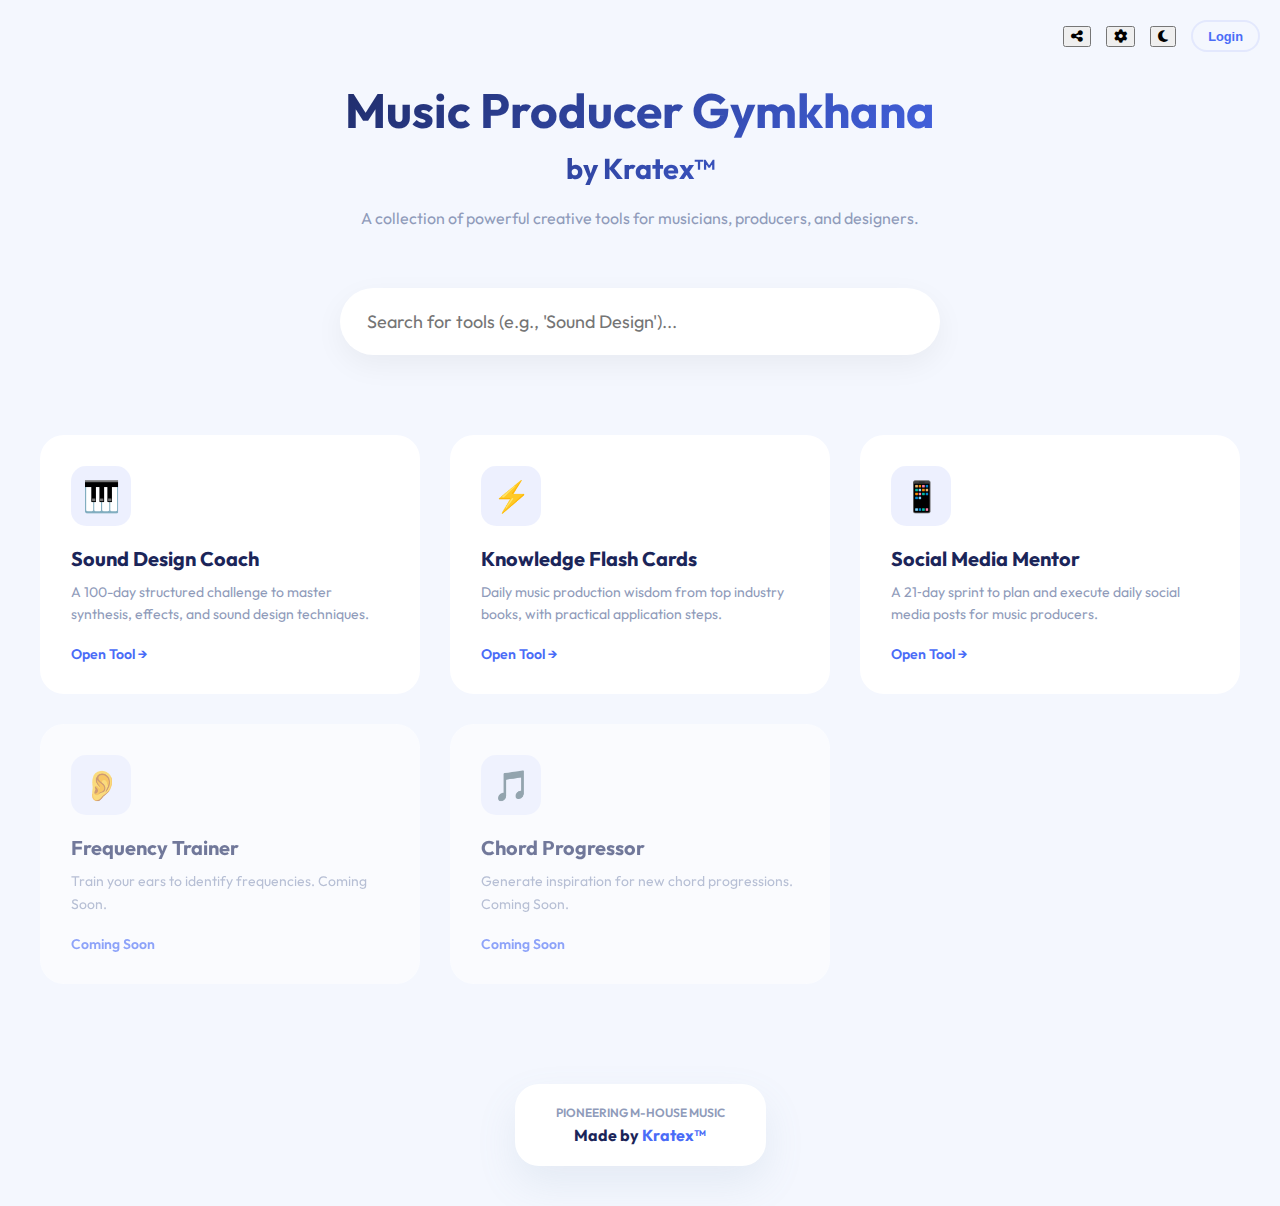
<file: index.html>
<!DOCTYPE html>
<html lang="en">

<head>
    <meta charset="UTF-8">
    <meta name="viewport" content="width=device-width, initial-scale=1.0">
    <title>Kratex Tools Store</title>
    <link rel="stylesheet" href="style.css">
    <link rel="stylesheet" href="https://cdnjs.cloudflare.com/ajax/libs/font-awesome/6.5.1/css/all.min.css">
    <style>
        /* Landing Page Specific Overrides */
        body {
            display: block;
            /* Override flex layout from dashboard */
        }

        .hero-section {
            text-align: center;
            padding: 80px 20px 40px;
            max-width: 800px;
            margin: 0 auto;
        }

        .hero-title {
            font-size: 48px;
            margin-bottom: 20px;
            background: linear-gradient(135deg, var(--color-text-main) 0%, var(--color-primary) 100%);
            -webkit-background-clip: text;
            -webkit-text-fill-color: transparent;
            display: block;
            /* Override global flex H1 */
        }

        .search-container {
            position: relative;
            max-width: 600px;
            margin: 0 auto 60px auto;
        }

        .search-input {
            width: 100%;
            padding: 20px 25px;
            font-size: 18px;
            border-radius: 50px;
            border: 2px solid transparent;
            background: var(--color-card-bg);
            box-shadow: 0 10px 30px rgba(0, 0, 0, 0.05);
            transition: all 0.3s ease;
            color: var(--color-text-main);
        }

        .search-input:focus {
            outline: none;
            border-color: var(--color-primary);
            box-shadow: 0 15px 40px rgba(74, 108, 247, 0.15);
        }

        .tools-grid {
            display: grid;
            grid-template-columns: repeat(auto-fill, minmax(300px, 1fr));
            gap: 30px;
            max-width: 1200px;
            margin: 0 auto;
            padding: 20px;
        }

        .tool-card {
            background: var(--color-card-bg);
            border-radius: var(--radius-l);
            padding: 30px;
            transition: all 0.3s ease;
            border: 1px solid transparent;
            display: flex;
            flex-direction: column;
            text-decoration: none;
            color: inherit;
        }

        .tool-card:hover {
            transform: translateY(-5px);
            box-shadow: var(--shadow-hover);
            border-color: rgba(74, 108, 247, 0.2);
        }

        .tool-icon {
            width: 60px;
            height: 60px;
            background: rgba(74, 108, 247, 0.1);
            border-radius: 15px;
            display: flex;
            align-items: center;
            justify-content: center;
            font-size: 30px;
            margin-bottom: 20px;
            color: var(--color-primary);
        }

        .tool-title {
            font-size: 20px;
            font-weight: 700;
            margin-bottom: 10px;
            color: var(--color-text-main);
        }

        .tool-desc {
            font-size: 14px;
            color: var(--color-text-muted);
            line-height: 1.6;
            margin-bottom: 20px;
            flex-grow: 1;
        }

        .tool-link {
            font-size: 14px;
            font-weight: 600;
            color: var(--color-primary);
            display: flex;
            align-items: center;
            gap: 5px;
        }

        /* Stores the Theme Toggle in absolute position for Landing */
        .landing-header {
            position: absolute;
            top: 20px;
            right: 20px;
            display: flex;
            align-items: center;
            gap: 15px;
        }
    </style>
</head>

<body>

    <header class="landing-header">
        <button onclick="KratexApp.openModal('share-modal')" class="icon-btn" title="Share"><i
                class="fas fa-share-alt"></i></button>
        <button onclick="KratexApp.openModal('settings-modal')" class="icon-btn" title="Settings"><i
                class="fas fa-cog"></i></button>
        <button id="theme-toggle-btn" class="icon-btn" title="Toggle Theme"><i id="theme-icon"
                class="fas fa-moon"></i></button>
        <button id="nav-auth-trigger" class="btn-secondary"
            style="padding: 5px 15px; font-size: 0.8em; height: 32px;">Login</button>
    </header>

    <div class="hero-section">
        <h1 class="hero-title">Music Producer Gymkhana <span
                style="font-size: 0.6em; color: var(--color-text-main); display: block; margin-top: 10px;">by <a
                    href="about.html" style="text-decoration: none; color: inherit;">Kratex™</a></span></h1>
        <p>A collection of powerful creative tools for musicians, producers, and designers.</p>
    </div>

    <div class="search-container">
        <input type="text" id="search-bar" class="search-input"
            placeholder="Search for tools (e.g., 'Sound Design')...">
    </div>

    <div class="tools-grid" id="tools-grid">
        <!-- Tools injected via JS -->
    </div>

    <!-- Made By Kratex Footer -->
    <div style="text-align: center; margin-top: 80px; padding-bottom: 40px;">
        <div class="card-panel" style="display: inline-block; padding: 20px 40px; text-align: center;">
            <div
                style="font-size: 12px; font-weight: 600; color: var(--color-text-muted); text-transform: uppercase; margin-bottom: 5px;">
                PIONEERING M-HOUSE MUSIC</div>
            <div style="font-size: 16px; font-weight: 700;">
                Made by <a href="about.html" style="color: var(--color-primary); text-decoration: none;">Kratex™</a>
            </div>
        </div>
    </div>

    <script src="js/global.js"></script>
    <script>
        // --- Tool Data ---
        const TOOLS = [
            {
                id: 'sound-coach',
                title: 'Sound Design Coach',
                description: 'A 100-day structured challenge to master synthesis, effects, and sound design techniques.',
                icon: '🎹',
                url: 'apps/sound-coach/index.html',
                tags: ['music', 'learning', 'audio', 'synths']
            },
            {
                id: 'flash-cards',
                title: 'Knowledge Flash Cards',
                description: 'Daily music production wisdom from top industry books, with practical application steps.',
                icon: '⚡',
                url: 'apps/flash-cards/index.html',
                tags: ['music', 'theory', 'books', 'wisdom']
            },
            {
                id: 'social-media-mentor',
                title: 'Social Media Mentor',
                description: 'A 21‑day sprint to plan and execute daily social media posts for music producers.',
                icon: '📱',
                url: 'apps/social-media-mentor/index.html',
                tags: ['social', 'marketing', 'content', '21-day']
            },
            // Placeholder for future tools
            {
                id: 'coming-soon-1',
                title: 'Frequency Trainer',
                description: 'Train your ears to identify frequencies. Coming Soon.',
                icon: '👂',
                url: '#',
                tags: ['audio', 'ear training'],
                disabled: true
            },
            {
                id: 'coming-soon-2',
                title: 'Chord Progressor',
                description: 'Generate inspiration for new chord progressions. Coming Soon.',
                icon: '🎵',
                url: '#',
                tags: ['music', 'theory'],
                disabled: true
            }
        ];

        const searchInput = document.getElementById('search-bar');
        const gridContainer = document.getElementById('tools-grid');

        // --- Render Logic ---
        function renderTools(filter = '') {
            gridContainer.innerHTML = '';
            const term = filter.toLowerCase();

            const filtered = TOOLS.filter(tool => {
                return tool.title.toLowerCase().includes(term) ||
                    tool.description.toLowerCase().includes(term) ||
                    tool.tags.some(tag => tag.toLowerCase().includes(term));
            });

            if (filtered.length === 0) {
                gridContainer.innerHTML = `<div style="grid-column: 1/-1; text-align: center; color: var(--color-text-muted); padding: 50px;">No tools found matching "${filter}"</div>`;
                return;
            }

            filtered.forEach(tool => {
                const card = document.createElement('a');
                card.className = 'tool-card';
                card.href = tool.disabled ? '#' : tool.url;
                if (tool.disabled) card.style.opacity = '0.6';
                if (tool.disabled) card.style.cursor = 'default';

                card.innerHTML = `
                    <div class="tool-icon">${tool.icon}</div>
                    <div class="tool-title">${tool.title}</div>
                    <div class="tool-desc">${tool.description}</div>
                    <div class="tool-link">
                        ${tool.disabled ? 'Coming Soon' : 'Open Tool'} 
                        ${tool.disabled ? '' : '→'}
                    </div>
                `;
                gridContainer.appendChild(card);
            });
        }

        // --- Event Listeners ---
        searchInput.addEventListener('input', (e) => {
            renderTools(e.target.value);
        });

        // Init
        renderTools();

    </script>
</body>

</html>
</file>
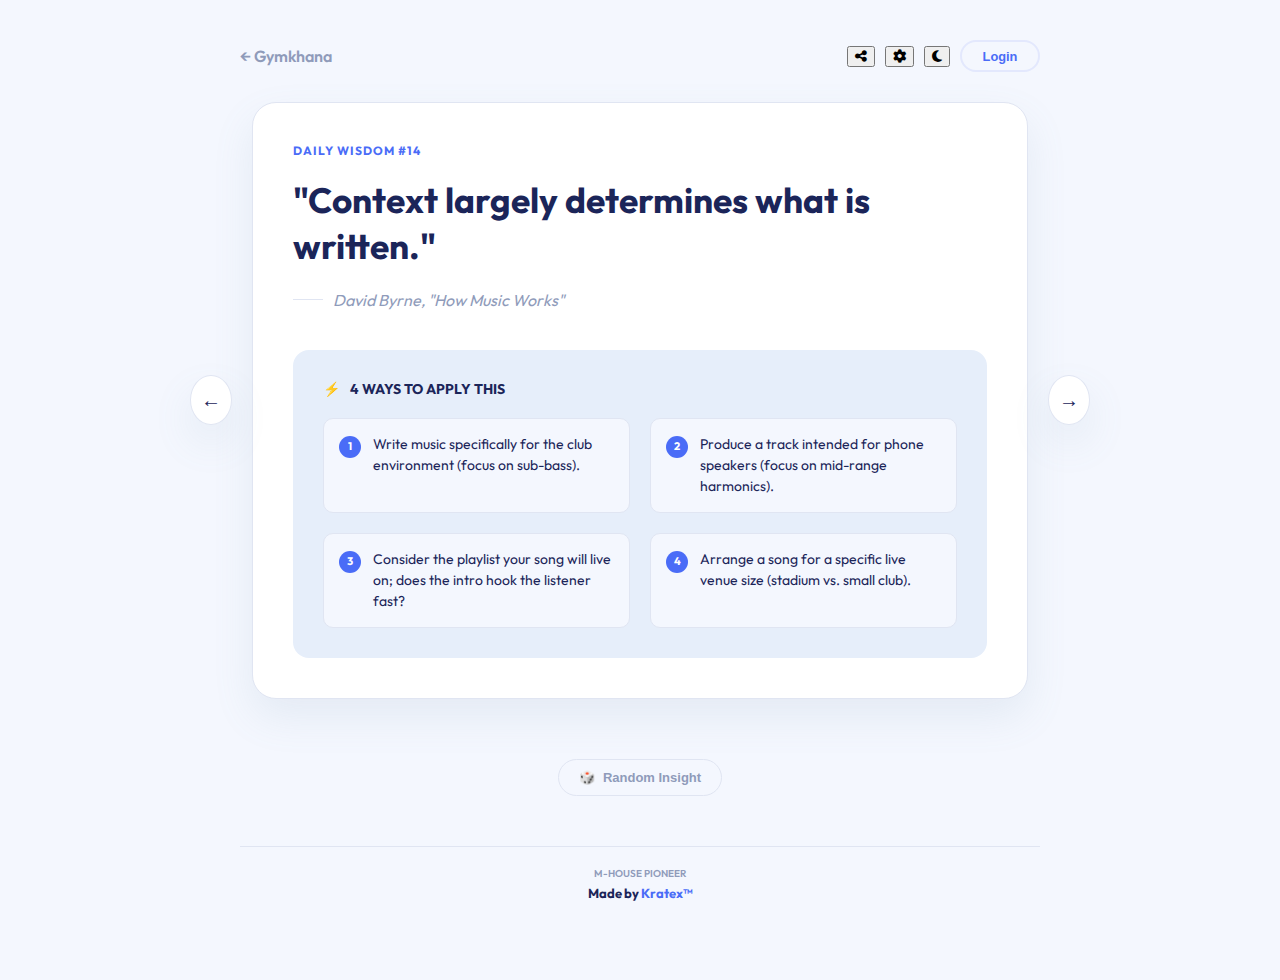
<file: apps/flash-cards/index.html>
<!DOCTYPE html>
<html lang="en">

<head>
    <meta charset="UTF-8">
    <meta name="viewport" content="width=device-width, initial-scale=1.0">
    <title>Knowledge Flash Cards - Music Producer Gymkhana</title>
    <link rel="stylesheet" href="../../style.css">
    <link rel="stylesheet" href="https://cdnjs.cloudflare.com/ajax/libs/font-awesome/6.5.1/css/all.min.css">
    <style>
        body {
            display: flex;
            flex-direction: column;
            min-height: 100vh;
            align-items: center;
            padding: 40px 20px;
            overflow-x: hidden;
        }

        .nav-header {
            width: 100%;
            max-width: 800px;
            display: flex;
            justify-content: space-between;
            align-items: center;
            margin-bottom: 30px;
            z-index: 100;
        }

        .back-link {
            text-decoration: none;
            color: var(--color-text-muted);
            font-weight: 600;
            display: flex;
            align-items: center;
            gap: 5px;
            transition: color 0.2s;
        }

        .back-link:hover {
            color: var(--color-primary);
        }

        /* --- Main Layout --- */
        .main-stage {
            display: flex;
            align-items: center;
            justify-content: center;
            width: 100%;
            max-width: 900px;
            gap: 20px;
            margin-bottom: 40px;
        }

        .nav-btn {
            background: var(--color-card-bg);
            border: 1px solid var(--color-border);
            color: var(--color-text-main);
            width: 50px;
            height: 50px;
            border-radius: 50%;
            display: flex;
            align-items: center;
            justify-content: center;
            cursor: pointer;
            font-size: 20px;
            transition: all 0.2s;
            box-shadow: var(--shadow-card);
            z-index: 50;
        }

        .nav-btn:hover {
            background: var(--color-primary);
            color: white;
            border-color: var(--color-primary);
            transform: scale(1.1);
        }

        .flash-card {
            background: var(--color-card-bg);
            border-radius: var(--radius-l);
            box-shadow: var(--shadow-card);
            width: 100%;
            max-width: 700px;
            padding: 40px;
            position: relative;
            border: 1px solid var(--color-border);
            transition: transform 0.3s ease;
        }

        .card-header {
            display: flex;
            justify-content: space-between;
            align-items: center;
            margin-bottom: 20px;
        }

        .card-label {
            font-size: 12px;
            font-weight: 700;
            color: var(--color-primary);
            text-transform: uppercase;
            letter-spacing: 1px;
        }

        .quote-text {
            font-size: 2.2rem;
            font-weight: 700;
            line-height: 1.3;
            color: var(--color-text-main);
            margin-bottom: 20px;
            font-family: var(--font-main);
        }

        .quote-source {
            font-size: 16px;
            color: var(--color-text-muted);
            font-style: italic;
            margin-bottom: 40px;
            display: flex;
            align-items: center;
            gap: 10px;
        }

        .quote-source::before {
            content: '';
            display: block;
            width: 30px;
            height: 1px;
            background: var(--color-border);
        }

        .applications-box {
            background: var(--color-bg-secondary);
            border-radius: var(--radius-m);
            padding: 30px;
        }

        .applications-title {
            font-size: 14px;
            font-weight: 700;
            text-transform: uppercase;
            color: var(--color-text-main);
            margin-bottom: 20px;
            display: flex;
            align-items: center;
            gap: 10px;
        }

        .app-list {
            list-style: none;
            padding: 0;
            margin: 0;
            display: grid;
            grid-template-columns: 1fr 1fr;
            gap: 20px;
        }

        .app-item {
            display: flex;
            gap: 12px;
            color: var(--color-text-main);
            font-size: 14px;
            line-height: 1.5;
            align-items: flex-start;
            background: var(--color-input-bg);
            padding: 15px;
            border-radius: var(--radius-s);
            border: 1px solid var(--color-border);
        }

        .app-number {
            background: var(--color-primary);
            color: white;
            width: 22px;
            height: 22px;
            border-radius: 50%;
            display: flex;
            align-items: center;
            justify-content: center;
            font-size: 11px;
            font-weight: 700;
            flex-shrink: 0;
            margin-top: 2px;
        }

        @media (max-width: 768px) {
            .app-list {
                grid-template-columns: 1fr;
            }

            .main-stage {
                flex-direction: column;
                gap: 15px;
            }

            .nav-btn {
                position: static;
                /* Standard flow on mobile for this layout */
            }

            .nav-controls-mobile {
                display: flex;
                gap: 20px;
                order: 2;
                /* Move below card */
            }

            .flash-card {
                order: 1;
            }

            .quote-text {
                font-size: 1.6rem;
            }
        }

        /* --- Footer Toolbar --- */
        .toolbar {
            display: flex;
            gap: 20px;
            margin-top: 20px;
        }

        .tool-btn {
            background: transparent;
            border: 1px solid var(--color-border);
            color: var(--color-text-muted);
            padding: 10px 20px;
            border-radius: 50px;
            cursor: pointer;
            font-weight: 600;
            font-size: 13px;
            display: flex;
            align-items: center;
            gap: 8px;
            transition: all 0.2s;
        }

        .tool-btn:hover {
            border-color: var(--color-primary);
            color: var(--color-primary);
        }

        /* Footer */
        .kratex-footer {
            margin-top: 50px;
            border-top: 1px solid var(--color-border);
            padding-top: 20px;
            text-align: center;
            width: 100%;
            max-width: 800px;
        }
    </style>
</head>

<body>

    <div class="nav-header">
        <div style="display:flex; align-items:center; gap: 20px;">
            <a href="../../index.html" class="back-link">← Gymkhana</a>
        </div>

        <div style="display:flex; align-items:center; gap: 10px;">
            <button onclick="KratexApp.openModal('share-modal')" class="icon-btn" title="Share"><i
                    class="fas fa-share-alt"></i></button>
            <button onclick="KratexApp.openModal('settings-modal')" class="icon-btn" title="Settings"><i
                    class="fas fa-cog"></i></button>
            <button id="theme-toggle-btn" class="icon-btn" title="Toggle Theme"><i id="theme-icon"
                    class="fas fa-moon"></i></button>
            <button id="nav-auth-trigger" class="btn-secondary"
                style="padding: 5px 15px; font-size: 0.8em; height: 32px; min-width: 80px;">Login</button>
        </div>
    </div>

    <div class="main-stage">
        <!-- Desktop Nav Wrapper - Hidden on mobile if needed, or styled differently -->
        <button class="nav-btn prev-btn" id="prev-card-btn" title="Previous Card">←</button>

        <div class="flash-card">
            <div class="card-header">
                <span class="card-label">Daily Wisdom #<span id="card-id">--</span></span>
            </div>

            <div class="quote-text" id="quote-text">
                Loading wisdom...
            </div>

            <div class="quote-source">
                <span id="book-author">Author name</span>
            </div>

            <div class="applications-box">
                <div class="applications-title">
                    <span>⚡</span> 4 Ways to Apply This
                </div>
                <ul class="app-list" id="app-list">
                    <!-- Items injected here -->
                </ul>
            </div>
        </div>

        <button class="nav-btn next-btn" id="next-card-btn" title="Next Card">→</button>
    </div>

    <!-- Mobile Navigation Controls (only visible on mobile via CSS order if we want, currently using desktop ones which work fine in column layout) -->

    <div class="toolbar">
        <button class="tool-btn" id="shuffle-btn">
            <span>🎲</span> Random Insight
        </button>
    </div>

    <div class="kratex-footer">
        <div style="font-size: 10px; font-weight: 600; color: var(--color-text-muted); text-transform: uppercase;">
            M-HOUSE PIONEER</div>
        <div style="font-size: 13px; font-weight: 700; margin-top: 5px;">
            Made by <a href="../../about.html" style="color: var(--color-primary); text-decoration: none;">Kratex™</a>
        </div>
    </div>

    <script src="../../js/global.js"></script>
    <script src="script.js"></script>
</body>

</html>
</file>
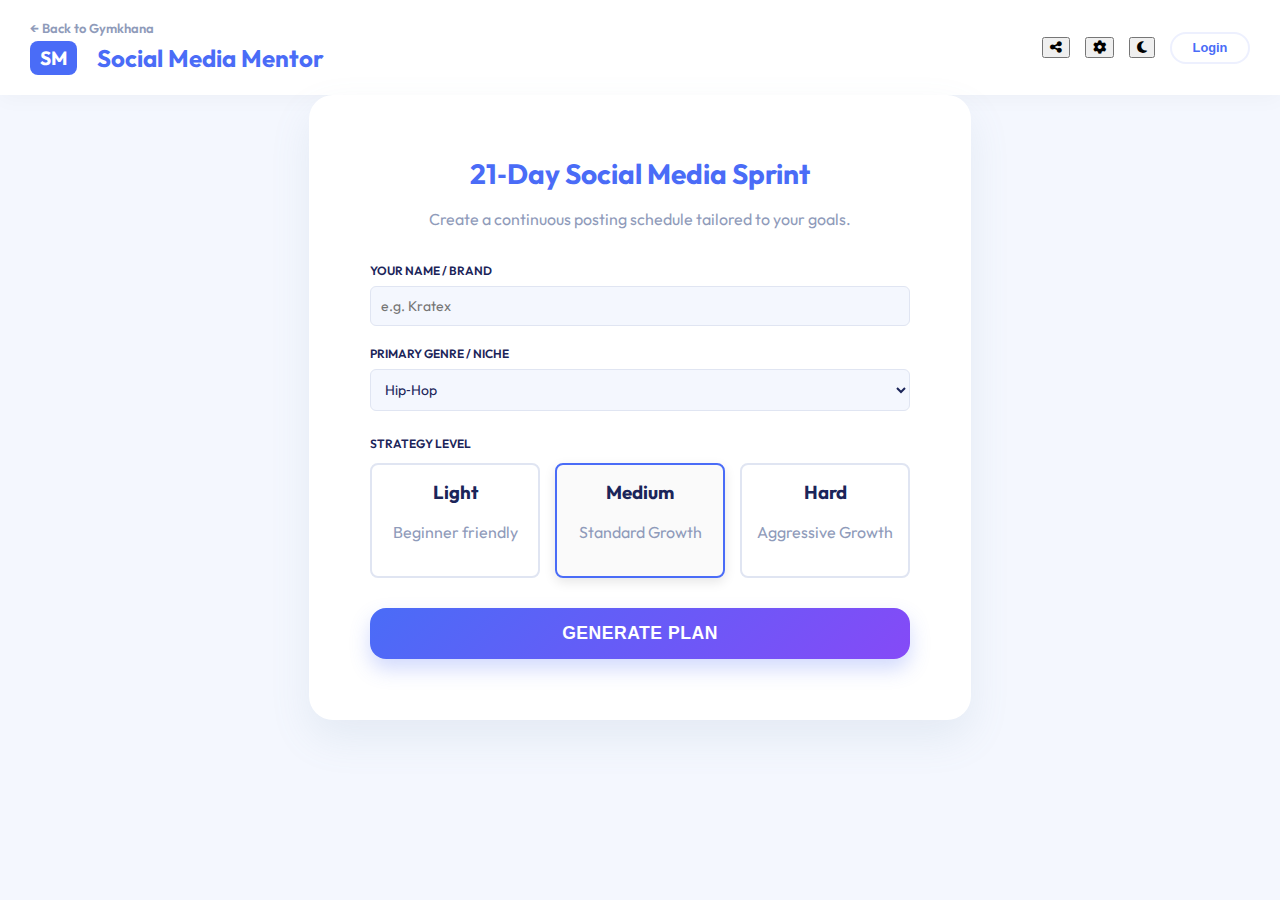
<file: apps/social-media-mentor/index.html>
<!DOCTYPE html>
<html lang="en">

<head>
    <meta charset="UTF-8">
    <meta name="viewport" content="width=device-width, initial-scale=1.0">
    <title>Social Media Mentor – 21‑Day Sprint</title>
    <link rel="stylesheet" href="../../style.css">
    <link rel="stylesheet" href="https://cdnjs.cloudflare.com/ajax/libs/font-awesome/6.5.1/css/all.min.css">
    <style>
        /* Tool Specific Styles */
        .day-check-icon {
            font-size: 1.5em;
            /* Increased size significantly */
            color: var(--color-text-muted);
            cursor: pointer;
            transition: color 0.2s, transform 0.1s;
            margin-right: 15px;
            display: inline-block;
            vertical-align: middle;
        }

        .day-check-icon:hover {
            color: var(--color-primary);
        }

        .day-check-icon.checked {
            color: var(--color-primary);
            transform: scale(1.1);
        }

        .task-done {
            text-decoration: line-through;
            opacity: 0.6;
        }

        details {
            margin-top: 8px;
            font-size: 0.9em;
            color: var(--color-text-muted);
            cursor: pointer;
        }

        details summary {
            font-weight: 500;
            color: var(--color-secondary, #666);
            outline: none;
        }

        /* Dark Mode Toggle Position */
        .tool-header-actions {
            display: flex;
            align-items: center;
            gap: 15px;
        }

        /* Strategy Cards */
        .strategy-container {
            display: grid;
            grid-template-columns: repeat(3, 1fr);
            gap: 15px;
            margin-top: 5px;
        }

        .strategy-card {
            border: 2px solid var(--color-border, #eee);
            border-radius: 8px;
            padding: 15px;
            text-align: center;
            cursor: pointer;
            transition: all 0.2s;
            background: var(--color-card-bg, #fff);
        }

        .strategy-card:hover {
            border-color: var(--color-primary-light, #ccc);
            transform: translateY(-2px);
        }

        .strategy-card.selected {
            border-color: var(--color-primary);
            background: var(--color-primary-light-bg, rgba(0, 0, 0, 0.02));
            box-shadow: 0 4px 12px rgba(0, 0, 0, 0.1);
        }

        /* Calendar Layout Styles */
        .week-section {
            margin-bottom: 30px;
        }

        .week-header {
            display: flex;
            justify-content: space-between;
            align-items: baseline;
            margin-bottom: 15px;
            padding-bottom: 10px;
            border-bottom: 1px solid var(--color-border);
        }

        .week-title {
            font-size: 1.2em;
            font-weight: 700;
            color: var(--color-text-main);
        }

        .week-focus {
            font-size: 0.9em;
            color: var(--color-text-muted);
            font-weight: 500;
        }

        .week-grid {
            display: grid;
            grid-template-columns: repeat(7, 1fr);
            gap: 12px;
        }

        .day-card {
            background: var(--color-card-bg);
            border: 1px solid var(--color-border);
            border-radius: 10px;
            aspect-ratio: 1;
            /* Square cards */
            display: flex;
            flex-direction: column;
            padding: 10px;
            cursor: pointer;
            transition: all 0.2s;
            position: relative;
        }

        .day-card:hover {
            transform: translateY(-3px);
            box-shadow: 0 5px 15px rgba(0, 0, 0, 0.05);
            border-color: var(--color-primary);
        }

        .day-card.active {
            border-color: var(--color-primary);
            box-shadow: 0 0 0 2px rgba(74, 108, 247, 0.2);
            background: rgba(74, 108, 247, 0.02);
        }

        .day-card.completed {
            background: var(--color-success);
            border-color: var(--color-success);
        }

        .day-card.completed .day-number,
        .day-card.completed .day-preview {
            color: white;
        }

        .day-number {
            font-size: 0.8em;
            font-weight: 700;
            color: var(--color-text-muted);
            margin-bottom: 5px;
        }

        .day-preview {
            font-size: 0.75em;
            line-height: 1.3;
            color: var(--color-text-main);
            overflow: hidden;
            display: -webkit-box;
            -webkit-line-clamp: 3;
            line-clamp: 3;
            -webkit-box-orient: vertical;
        }

        @media (max-width: 1100px) {
            .dashboard-grid-layout {
                grid-template-columns: 1fr !important;
                /* Stack columns */
            }

            .week-grid {
                grid-template-columns: repeat(4, 1fr);
                /* 4 per row on tablet */
            }

            #day-detail-panel {
                order: -1;
                /* Show detail view on top on mobile */
                margin-bottom: 30px;
                position: static !important;
            }
        }

        @media (max-width: 600px) {
            .strategy-container {
                grid-template-columns: 1fr;
            }

            .week-grid {
                grid-template-columns: repeat(3, 1fr);
            }
        }

        /* Layout Overrides for this specific tool page */
        body {
            display: flex !important;
            flex-direction: column !important;
            height: auto !important;
            overflow-y: auto !important;
        }
    </style>
</head>

<body>
    <nav id="tool-header"
        style="display: flex; justify-content: space-between; align-items: center; padding: 20px 30px; background: var(--color-card-bg); box-shadow: 0 4px 20px rgba(0,0,0,0.03); width: 100%; box-sizing: border-box;">
        <div style="flex-grow: 1;">
            <a href="../../index.html"
                style="display: flex; align-items: center; gap: 5px; color: var(--color-text-muted); text-decoration: none; font-size: 13px; font-weight: 600; margin-bottom: 5px; transition: color 0.2s;">
                ← Back to Gymkhana
            </a>
            <h1 style="margin: 0; font-size: 1.5em;"><span
                    style="background: var(--color-primary); color: white; border-radius: 8px; padding: 5px 10px; font-size: 0.8em; margin-right: 10px; vertical-align: middle;">SM</span>
                Social Media Mentor</h1>
        </div>

        <!-- Header Actions -->
        <div class="tool-header-actions">
            <button onclick="KratexApp.openModal('share-modal')" class="icon-btn" title="Share"><i
                    class="fas fa-share-alt"></i></button>
            <button onclick="KratexApp.openModal('settings-modal')" class="icon-btn" title="Settings"><i
                    class="fas fa-cog"></i></button>
            <button id="theme-toggle-btn" class="icon-btn" title="Toggle Theme"><i id="theme-icon"
                    class="fas fa-moon"></i></button>
            <button id="nav-auth-trigger" class="btn-secondary"
                style="padding: 5px 15px; font-size: 0.8em; height: 32px; min-width: 80px;">Login</button>
        </div>
    </nav>

    <div id="not-started-panel" class="card-panel"
        style="text-align: center; padding: 60px; max-width: 700px; margin: 0 auto;">
        <h2 style="color: var(--color-primary); margin-bottom: 15px;">21‑Day Social Media Sprint</h2>
        <p style="margin-bottom: 30px;">Create a continuous posting schedule tailored to your goals.</p>
        <form id="start-sprint-form">
            <div style="margin-bottom: 20px; text-align: left;">
                <label for="producer-name" style="font-weight: 600; margin-bottom: 8px; display: block;">Your Name /
                    Brand</label>
                <input type="text" id="producer-name" required placeholder="e.g. Kratex"
                    style="width: 100%; padding: 10px; border: 1px solid var(--color-border, #ccc); border-radius: 6px;" />
            </div>

            <div style="margin-bottom: 25px; text-align: left;">
                <label for="genre-select" style="font-weight: 600; margin-bottom: 8px; display: block;">Primary Genre /
                    Niche</label>
                <select id="genre-select" required
                    style="width: 100%; padding: 10px; border: 1px solid var(--color-border, #ccc); border-radius: 6px;">
                    <option value="hiphop">Hip‑Hop</option>
                    <option value="electronic">Electronic</option>
                    <option value="pop">Pop</option>
                    <option value="any">Any / Other</option>
                </select>
            </div>

            <div style="margin-bottom: 30px; text-align: left;">
                <label style="font-weight: 600; margin-bottom: 12px; display: block;">Strategy Level</label>
                <!-- Pseudo Radio Group for Strategy -->
                <input type="hidden" id="strategy-select" value="medium">
                <div class="strategy-container">
                    <div class="strategy-card" onclick="selectStrategy('light', this)">
                        <h3>Light</h3>
                        <p>Beginner friendly</p>
                    </div>
                    <div class="strategy-card selected" onclick="selectStrategy('medium', this)">
                        <h3>Medium</h3>
                        <p>Standard Growth</p>
                    </div>
                    <div class="strategy-card" onclick="selectStrategy('hard', this)">
                        <h3>Hard</h3>
                        <p>Aggressive Growth</p>
                    </div>
                </div>
            </div>

            <button type="submit" class="btn-primary" style="width: 100%; padding: 15px; font-size: 1.1em;">Generate
                Plan</button>
        </form>
    </div>

    <div id="sprint-dashboard"
        style="display: none; max-width: 1400px; margin: 0 auto; padding: 40px; box-sizing: border-box;">

        <div style="display: flex; justify-content: space-between; align-items: flex-end; margin-bottom: 30px;">
            <div>
                <h2 style="color: var(--color-primary); margin: 0; font-size: 2em;">Your 21‑Day Roadmap</h2>
                <p style="color: var(--color-text-muted); margin-top: 5px;">Select a day to view details and execute
                    your strategy.</p>
            </div>
            <div style="display: flex; gap: 15px;">
                <button onclick="location.reload()" class="btn-secondary" style="font-size: 13px;">Restart
                    Sprint</button>
                <button id="copy-plan-btn" class="btn-primary" style="font-size: 13px; padding: 10px 20px;">
                    <i class="far fa-copy" style="margin-right: 8px;"></i> Copy Full Plan
                </button>
            </div>
        </div>

        <div class="dashboard-grid-layout"
            style="display: grid; grid-template-columns: 1.2fr 0.8fr; gap: 40px; align-items: start;">

            <!-- Left Side: Calendar View -->
            <div class="calendar-container">
                <!-- Week 1 -->
                <div class="week-section">
                    <div class="week-header">
                        <span class="week-title">Week 1</span>
                        <span class="week-focus">Focus: Foundation & Consistency</span>
                    </div>
                    <div class="week-grid" id="week-1-grid"></div>
                </div>

                <!-- Week 2 -->
                <div class="week-section">
                    <div class="week-header">
                        <span class="week-title">Week 2</span>
                        <span class="week-focus">Focus: Engagement & Community</span>
                    </div>
                    <div class="week-grid" id="week-2-grid"></div>
                </div>

                <!-- Week 3 -->
                <div class="week-section">
                    <div class="week-header">
                        <span class="week-title">Week 3</span>
                        <span class="week-focus">Focus: Growth & Virality</span>
                    </div>
                    <div class="week-grid" id="week-3-grid"></div>
                </div>
            </div>

            <!-- Right Side: Detail View -->
            <div id="day-detail-panel" class="card-panel"
                style="position: sticky; top: 20px; min-height: 500px; padding: 40px; display: flex; flex-direction: column;">
                <div id="empty-state" style="text-align: center; color: var(--color-text-muted); margin: auto;">
                    <i class="fas fa-calendar-day" style="font-size: 4em; margin-bottom: 20px; opacity: 0.2;"></i>
                    <h3>Select a day from the left</h3>
                    <p>Click on any day card to view the specific strategy and psychology behind it.</p>
                </div>

                <div id="active-day-content" style="display: none; animation: fadeIn 0.3s ease;">
                    <div
                        style="display: flex; justify-content: space-between; align-items: start; margin-bottom: 20px;">
                        <span id="detail-day-number"
                            style="background: var(--color-primary); color: white; padding: 5px 12px; border-radius: 20px; font-weight: 700; font-size: 0.9em;">DAY
                            1</span>
                        <span id="detail-difficulty"
                            style="text-transform: uppercase; font-size: 0.8em; font-weight: 600; color: var(--color-text-muted);">DIFFICULTY</span>
                    </div>

                    <h2 id="detail-task"
                        style="font-size: 1.8em; line-height: 1.3; color: var(--color-text-main); margin-bottom: 30px;">
                        Task Description Goes Here
                    </h2>

                    <div
                        style="margin-bottom: 30px; padding: 20px; background: rgba(74, 108, 247, 0.05); border-radius: 12px; border-left: 4px solid var(--color-primary);">
                        <h4
                            style="color: var(--color-primary); margin-bottom: 8px; display: flex; align-items: center; gap: 8px;">
                            <i class="fas fa-brain"></i> Psychology
                        </h4>
                        <p id="detail-psychology" style="color: var(--color-text-main); font-size: 1.05em;">Explanation
                            of the psychology...</p>
                    </div>

                    <div
                        style="padding: 20px; background: var(--color-bg-secondary); border-radius: 12px; margin-bottom: 20px;">
                        <h4
                            style="color: var(--color-secondary); margin-bottom: 8px; display: flex; align-items: center; gap: 8px;">
                            <i class="fas fa-rocket"></i> Why it works
                        </h4>
                        <p id="detail-why" style="color: var(--color-text-main); font-size: 1.05em; opacity: 0.8;">
                            Explanation of the impact...</p>
                    </div>

                    <p id="detail-source"
                        style="font-size: 0.85em; color: var(--color-text-muted); font-style: italic; text-align: right; margin-top: 0;">
                        Source info here
                    </p>

                    <div style="margin-top: 20px; text-align: center;">
                        <button id="mark-complete-btn" class="btn-secondary" style="width: 100%;">
                            <i class="far fa-circle"></i> Mark as Complete
                        </button>
                    </div>
                </div>
            </div>
        </div>
    </div>

    <script src="../../js/global.js"></script>
    <script src="script.js"></script>
</body>
</file>
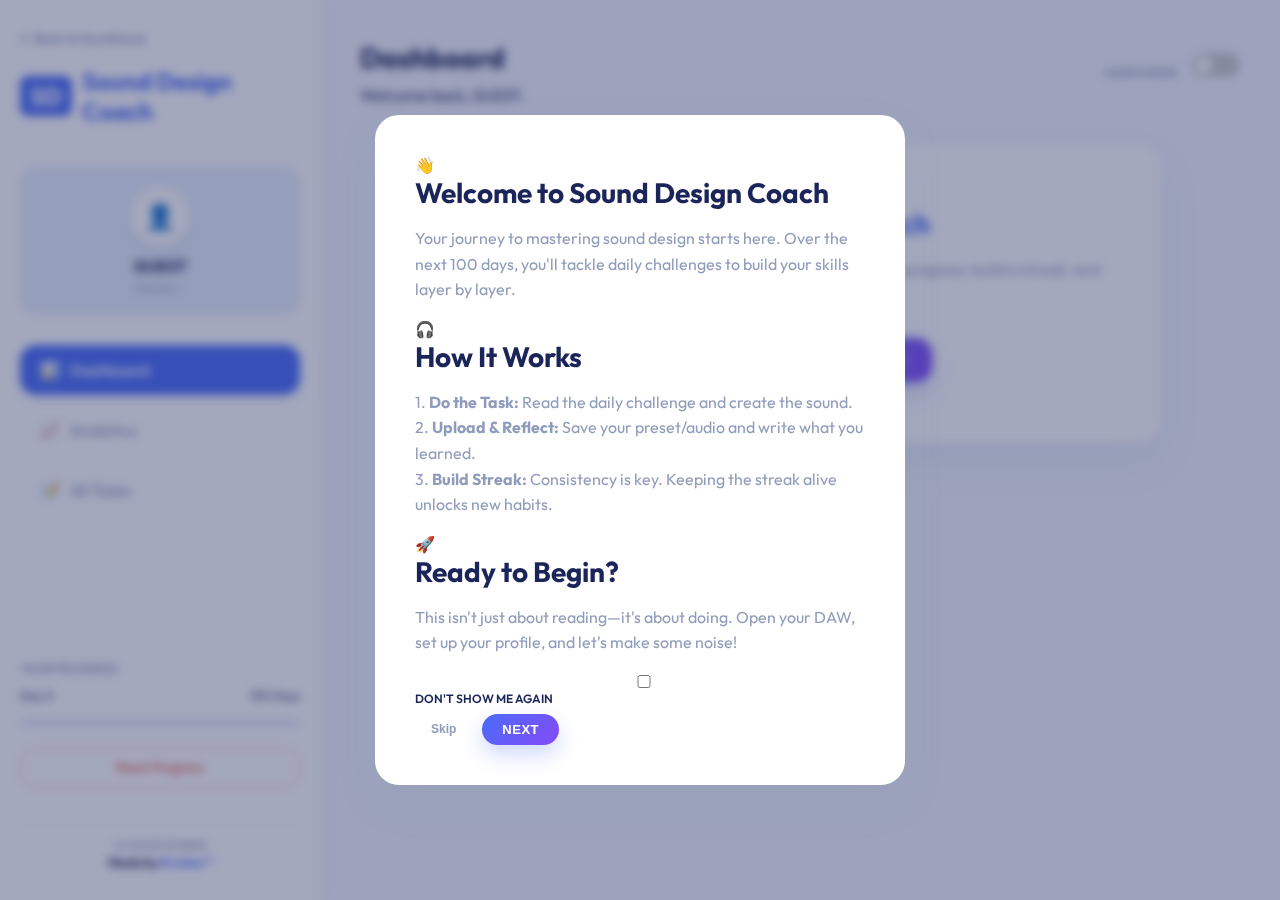
<file: apps/sound-coach/index.html>
<!DOCTYPE html>
<html lang="en">

<head>
    <meta charset="UTF-8">
    <meta name="viewport" content="width=device-width, initial-scale=1.0">
    <title>100-Day Sound Design Dashboard</title>
    <link rel="stylesheet" href="../../style.css">
    <!-- Icon fonts could be added here if needed, keeping it simple for now -->
</head>

<body>

    <nav id="sidebar">
        <!-- Back Link -->
        <a href="../../index.html"
            style="display: flex; align-items: center; gap: 5px; color: var(--color-text-muted); text-decoration: none; font-size: 13px; font-weight: 600; margin-bottom: 20px; transition: color 0.2s;">
            <span>←</span> Back to Gymkhana
        </a>

        <h1>
            <span
                style="background: var(--color-primary); color: white; border-radius: 8px; padding: 5px 10px;">SD</span>
            Sound Design Coach
        </h1>

        <div class="user-profile-section">
            <div class="user-avatar">👤</div>
            <div id="profile-name" style="font-weight: 700; color: var(--color-text-main); margin-bottom: 5px;">Guest
            </div>
            <div id="challenge-start-date" style="font-size: 11px; color: var(--color-text-muted);">Start: --</div>
        </div>

        <div style="margin-bottom: 30px;">
            <div class="menu-item active" id="nav-dashboard-btn">
                <span style="margin-right: 10px;">📊</span> Dashboard
            </div>
            <div class="menu-item" id="nav-analytics-btn">
                <span style="margin-right: 10px;">📈</span> Analytics
            </div>
            <div class="menu-item" id="view-all-tasks-btn-sidebar">
                <span style="margin-right: 10px;">📝</span> All Tasks
            </div>
        </div>

        <div style="margin-top: auto;">
            <p style="font-size: 12px; font-weight: 600; margin-bottom: 10px; color: var(--color-text-muted);">YOUR
                PROGRESS</p>
            <div style="display: flex; justify-content: space-between; font-size: 12px; margin-bottom: 5px;">
                <span>Day <span id="current-day">0</span></span>
                <span>100 Days</span>
            </div>
            <div class="progress-container">
                <div id="progress-bar" style="width: 0%;"></div>
            </div>

            <button id="reset-challenge-btn" class="btn-secondary"
                style="width: 100%; margin-top: 20px; border: 1px dashed var(--color-danger); color: var(--color-danger); font-size: 12px;">
                Reset Progress
            </button>

            <!-- Made by Kratex Small Block -->
            <div
                style="margin-top: 30px; border-top: 1px solid var(--color-border); padding-top: 20px; text-align: center;">
                <div
                    style="font-size: 10px; font-weight: 600; color: var(--color-text-muted); text-transform: uppercase;">
                    M-HOUSE PIONEER</div>
                <div style="font-size: 13px; font-weight: 700; margin-top: 2px;">
                    Made by <a href="../../about.html"
                        style="color: var(--color-primary); text-decoration: none;">Kratex™</a>
                </div>
            </div>
        </div>
    </nav>

    <div id="dashboard-main">
        <header id="dashboard-header"
            style="display: flex; justify-content: space-between; align-items: center; margin-bottom: 40px;">
            <div>
                <h2 id="main-header-title">Dashboard</h2>
                <div id="user-greeting">Welcome back, <span id="display-user-name">Guest</span>.</div>
            </div>
            <div style="display: flex; align-items: center; gap: 15px;">
                <span style="font-size: 12px; font-weight: 600; color: var(--color-text-muted);">DARK MODE</span>
                <label class="theme-switch-wrapper">
                    <label class="theme-switch" for="checkbox">
                        <input type="checkbox" id="checkbox" />
                        <div class="slider round"></div>
                    </label>
                </label>
            </div>
        </header>

        <!-- NOT STARTED STATE -->
        <div id="not-started-panel" class="card-panel"
            style="text-align: center; padding: 60px; max-width: 600px; margin: 0 auto; display: none;">
            <h2 style="color: var(--color-primary); margin-bottom: 15px;">Sound Design Coach</h2>
            <p style="margin-bottom: 30px;">Commit to 100 days of sound design mastery. Track your progress, build a
                streak, and evolve your sound.</p>
            <button id="begin-challenge-btn" class="btn-primary">Start 100-Day Challenge</button>
        </div>

        <!-- ACTIVE DASHBOARD STATE -->
        <div class="dashboard-grid" id="started-dashboard" style="display: none;">

            <!-- Stats Row -->
            <div id="progress-stats-container">
                <div class="stat-box">
                    <p>Total Completed</p>
                    <h3 id="current-day-stat">0</h3>
                </div>
                <div class="stat-box">
                    <p>Days Remaining</p>
                    <h3 id="remaining-days-stat" style="color: var(--color-primary);">100</h3>
                </div>
                <div class="stat-box">
                    <p>Current Streak</p>
                    <h3 id="streak-stat" style="color: var(--color-success);">0</h3>
                </div>
            </div>

            <!-- Daily Challenge Card -->
            <section id="daily-challenge" class="card-panel">
                <div
                    style="display: flex; justify-content: space-between; align-items: flex-start; margin-bottom: 20px;">
                    <span
                        style="background: rgba(74, 108, 247, 0.1); color: var(--color-primary); padding: 5px 12px; border-radius: 20px; font-size: 12px; font-weight: 700;">TODAY'S
                        TASK</span>
                </div>

                <h2 id="challenge-title">Loading...</h2>
                <p id="challenge-description"
                    style="font-size: 16px; color: var(--color-text-main); margin-bottom: 25px;">
                    Your daily challenge will appear here.
                </p>

                <div class="challenge-highlight-box">
                    <div>
                        <span class="challenge-label">Primary Plugin</span>
                        <div id="plugin-focus" class="challenge-value">N/A</div>
                    </div>
                    <div>
                        <span class="challenge-label">Reference Track</span>
                        <div id="track-reference" class="challenge-value">N/A</div>
                    </div>
                </div>

                <div style="margin-top: 30px;">
                    <button id="mark-complete-btn" class="btn-primary">Mark Day Complete</button>
                </div>
            </section>

            <!-- Streak / Commitment Status -->
            <div id="streak-lockout" class="card-panel">
                <h3>Commitment</h3>
                <div class="info-box-secondary"
                    style="margin: 20px 0; padding: 20px; border-radius: 12px; text-align: center;">
                    <div id="streak-display" style="font-size: 24px; font-weight: 700; color: var(--color-success);">
                        0 Day Streak
                    </div>
                    <div style="font-size: 12px; color: var(--color-text-muted); margin-top: 5px;">Keep it up!</div>
                </div>

                <p id="time-remaining-message"
                    style="text-align: center; color: var(--color-warning); font-weight: 600; display: none;"></p>

                <button id="view-all-tasks-btn" class="btn-secondary" style="width: 100%;">View Full Roadmap</button>
            </div>
        </div>

        <!-- ANALYTICS DASHBOARD STATE -->
        <div class="dashboard-grid" id="analytics-dashboard" style="display: none;">

            <!-- Analytics Stats Row -->
            <div style="grid-column: span 12; display: grid; grid-template-columns: repeat(3, 1fr); gap: 30px;">
                <div class="stat-box">
                    <p>Completion Rate</p>
                    <h3 id="analytics-completion-rate">0%</h3>
                </div>
                <div class="stat-box">
                    <p>Avg Difficulty</p>
                    <h3 id="analytics-avg-difficulty" style="color: var(--color-warning);">0.0</h3>
                </div>
                <div class="stat-box">
                    <p>Techniques Learned</p>
                    <h3 id="analytics-total-learned" style="color: var(--color-secondary);">0</h3>
                </div>
            </div>

            <!-- Difficulty Chart -->
            <div class="card-panel" style="grid-column: span 8;">
                <h3>Difficulty Distribution</h3>
                <p style="font-size: 13px; margin-bottom: 20px;">How you rated the difficulty of completed challenges
                    (1-5).</p>

                <div class="chart-container" id="difficulty-chart">
                    <!-- Bars injected via JS -->
                </div>
            </div>

            <!-- Recent Insights -->
            <div class="card-panel" style="grid-column: span 4; display: flex; flex-direction: column;">
                <h3>Recent Insights</h3>
                <p style="font-size: 13px; margin-bottom: 15px;">Latest things you've learned.</p>
                <div id="recent-insights-list" style="overflow-y: auto; flex-grow: 1; max-height: 300px;">
                    <div style="color: var(--color-text-muted); font-size: 13px; font-style: italic;">No data yet.</div>
                </div>
            </div>
        </div>
    </div>

    <!-- MODALS -->

    <!-- Begin Challenge Modal -->
    <div id="begin-challenge-modal" class="nb-modal-backdrop"
        style="display: none; position: fixed; top: 0; left: 0; width: 100%; height: 100%; z-index: 1000; align-items: center; justify-content: center;">
        <div class="nb-modal-content" style="padding: 40px; position: relative;">
            <button class="close-modal-btn"
                onclick="document.getElementById('begin-challenge-modal').style.display='none';">×</button>
            <h2 style="color: var(--color-primary); margin-top: 0;">Setup Profile</h2>
            <form id="begin-challenge-form">
                <div style="margin-bottom: 20px;">
                    <label for="user-name-input">Your Name / Alias</label>
                    <input type="text" id="user-name-input" required placeholder="Ex. SoundWave">
                </div>

                <div style="margin-bottom: 20px;">
                    <label for="start-date-input">Start Date</label>
                    <input type="date" id="start-date-input" required readonly
                        style="background-color: var(--color-input-bg); color: var(--color-text-muted);">
                </div>

                <button type="submit" class="btn-primary" style="width: 100%;">Start Journey</button>
            </form>
        </div>
    </div>

    <!-- Reset Confirmation Modal -->
    <div id="reset-confirmation-modal" class="nb-modal-backdrop"
        style="display: none; position: fixed; top: 0; left: 0; width: 100%; height: 100%; z-index: 1000; align-items: center; justify-content: center;">
        <div class="nb-modal-content" style="padding: 40px; text-align: center;">
            <h2 style="color: var(--color-danger); margin-top: 0;">Reset All Progress?</h2>
            <p>This action cannot be undone. You will lose your streak and completion history.</p>
            <div style="margin-top: 30px; display: grid; gap: 10px;">
                <button id="confirm-reset-btn" class="btn-primary"
                    style="background: var(--color-danger); box-shadow: 0 10px 20px rgba(238, 93, 80, 0.25);">Yes,
                    Reset Everything</button>
                <button onclick="document.getElementById('reset-confirmation-modal').style.display='none';"
                    class="btn-secondary">Cancel</button>
            </div>
        </div>
    </div>

    <!-- Reflection Modal -->
    <div id="reflection-form-modal" class="nb-modal-backdrop"
        style="display: none; position: fixed; top: 0; left: 0; width: 100%; height: 100%; z-index: 1000; align-items: center; justify-content: center;">
        <div id="reflection-form-content" class="nb-modal-content" style="padding: 40px;">
            <h2 style="margin-top: 0;">Day <span id="modal-day-num">0</span> Reflection</h2>
            <form id="reflection-form">

                <div style="margin-bottom: 25px;">
                    <label>Difficulty Rating <span id="difficulty-val"
                            style="color: var(--color-primary); margin-left: 5px;">3</span>/5</label>
                    <div class="radio-group" style="margin-top: 10px;">
                        <label class="radio-option">
                            <input type="radio" name="difficulty" value="1" required>
                            <span class="radio-label">1</span>
                        </label>
                        <label class="radio-option">
                            <input type="radio" name="difficulty" value="2">
                            <span class="radio-label">2</span>
                        </label>
                        <label class="radio-option">
                            <input type="radio" name="difficulty" value="3" checked>
                            <span class="radio-label">3</span>
                        </label>
                        <label class="radio-option">
                            <input type="radio" name="difficulty" value="4">
                            <span class="radio-label">4</span>
                        </label>
                        <label class="radio-option">
                            <input type="radio" name="difficulty" value="5">
                            <span class="radio-label">5</span>
                        </label>
                    </div>
                </div>

                <div style="margin-bottom: 20px;">
                    <label for="new-technique">One thing you learned</label>
                    <input type="text" id="new-technique" placeholder="Ex. New shortcut, plugin trick..." required>
                </div>

                <div style="margin-bottom: 20px;">
                    <label for="reflection-notes">Notes</label>
                    <textarea id="reflection-notes" rows="2" required
                        placeholder="What worked well? What didn't?"></textarea>
                </div>

                <div style="margin-bottom: 30px;">
                    <label>Upload Audio (WAV/MP3)</label>
                    <input type="file" id="audio-file-input" accept=".wav,.mp3,audio/*" style="display: none;">
                    <label for="audio-file-input" class="file-upload-wrapper">
                        <span style="font-size: 24px; margin-bottom: 5px;">📤</span>
                        <span class="file-upload-text" id="file-upload-name">Click to upload your creation</span>
                    </label>
                </div>

                <div style="display: flex; gap: 15px;">
                    <button type="submit" id="submit-reflection-btn" class="btn-primary" style="flex: 2;">Complete
                        Day</button>
                    <button type="button" class="btn-secondary"
                        onclick="document.getElementById('reflection-form-modal').style.display='none';"
                        style="flex: 1;">Cancel</button>
                </div>
            </form>
        </div>
    </div>

    <!-- All Tasks Modal -->
    <div id="all-tasks-modal" class="nb-modal-backdrop"
        style="display: none; position: fixed; top: 0; left: 0; width: 100%; height: 100%; z-index: 1000; align-items: center; justify-content: center;">
        <div id="all-tasks-content" class="nb-modal-content"
            style="padding: 40px; max-width: 800px; height: 80vh; display: flex; flex-direction: column; position: relative;">
            <button class="close-modal-btn"
                onclick="document.getElementById('all-tasks-modal').style.display='none';">×</button>
            <div style="margin-bottom: 20px;">
                <h2 style="margin: 0;">Full Roadmap</h2>
            </div>

            <div id="task-list-container" style="flex-grow: 1; overflow-y: auto; padding-right: 15px;">
                <!-- Tasks injected here -->
            </div>
        </div>
    </div>

    <!-- Mobile Bottom Navigation -->
    <nav id="mobile-bottom-nav">
        <div class="mobile-nav-item active" id="mobile-nav-dashboard-btn">
            <span class="mobile-nav-icon">📊</span>
            <span class="mobile-nav-label">Dashboard</span>
        </div>
        <div class="mobile-nav-item" id="mobile-nav-analytics-btn">
            <span class="mobile-nav-icon">📈</span>
            <span class="mobile-nav-label">Stats</span>
        </div>
        <div class="mobile-nav-item" id="mobile-nav-tasks-btn">
            <span class="mobile-nav-icon">📝</span>
            <span class="mobile-nav-label">Tasks</span>
        </div>
    </nav>

    <!-- Onboarding Modal -->
    <div id="onboarding-modal" class="nb-modal-backdrop"
        style="display: none; position: fixed; top: 0; left: 0; width: 100%; height: 100%; z-index: 2000; align-items: center; justify-content: center;">
        <div class="nb-modal-content" style="padding: 40px; max-width: 450px;">
            <div id="onboarding-content">
                <!-- Step 1 -->
                <div class="onboarding-step active" data-step="1">
                    <span class="onboarding-image">👋</span>
                    <h2>Welcome to Sound Design Coach</h2>
                    <p>Your journey to mastering sound design starts here. Over the next 100 days, you'll tackle daily
                        challenges to build your skills layer by layer.</p>
                </div>

                <!-- Step 2 -->
                <div class="onboarding-step" data-step="2">
                    <span class="onboarding-image">🎧</span>
                    <h2>How It Works</h2>
                    <p>1. <strong>Do the Task:</strong> Read the daily challenge and create the sound.<br>
                        2. <strong>Upload & Reflect:</strong> Save your preset/audio and write what you learned.<br>
                        3. <strong>Build Streak:</strong> Consistency is key. Keeping the streak alive unlocks new
                        habits.</p>
                </div>

                <!-- Step 3 -->
                <div class="onboarding-step" data-step="3">
                    <span class="onboarding-image">🚀</span>
                    <h2>Ready to Begin?</h2>
                    <p>This isn't just about reading—it's about doing. Open your DAW, set up your profile, and let's
                        make some noise!</p>
                </div>
            </div>

            <!-- Dots -->
            <div class="step-dots">
                <div class="step-dot active" data-dot="1"></div>
                <div class="step-dot" data-dot="2"></div>
                <div class="step-dot" data-dot="3"></div>
            </div>

            <!-- Footer -->
            <div class="onboarding-footer">
                <label class="checkbox-label">
                    <input type="checkbox" id="dont-show-onboarding">
                    Don't show me again
                </label>
                <div style="display: flex; gap: 10px;">
                    <button id="onboarding-skip-btn" class="btn-secondary"
                        style="padding: 8px 16px; font-size: 12px; border: none; color: var(--color-text-muted);">Skip</button>
                    <button id="onboarding-next-btn" class="btn-primary"
                        style="padding: 8px 20px; font-size: 13px;">Next</button>
                </div>
            </div>
        </div>
    </div>

    <script src="script.js"></script>
</body>

</html>
</file>
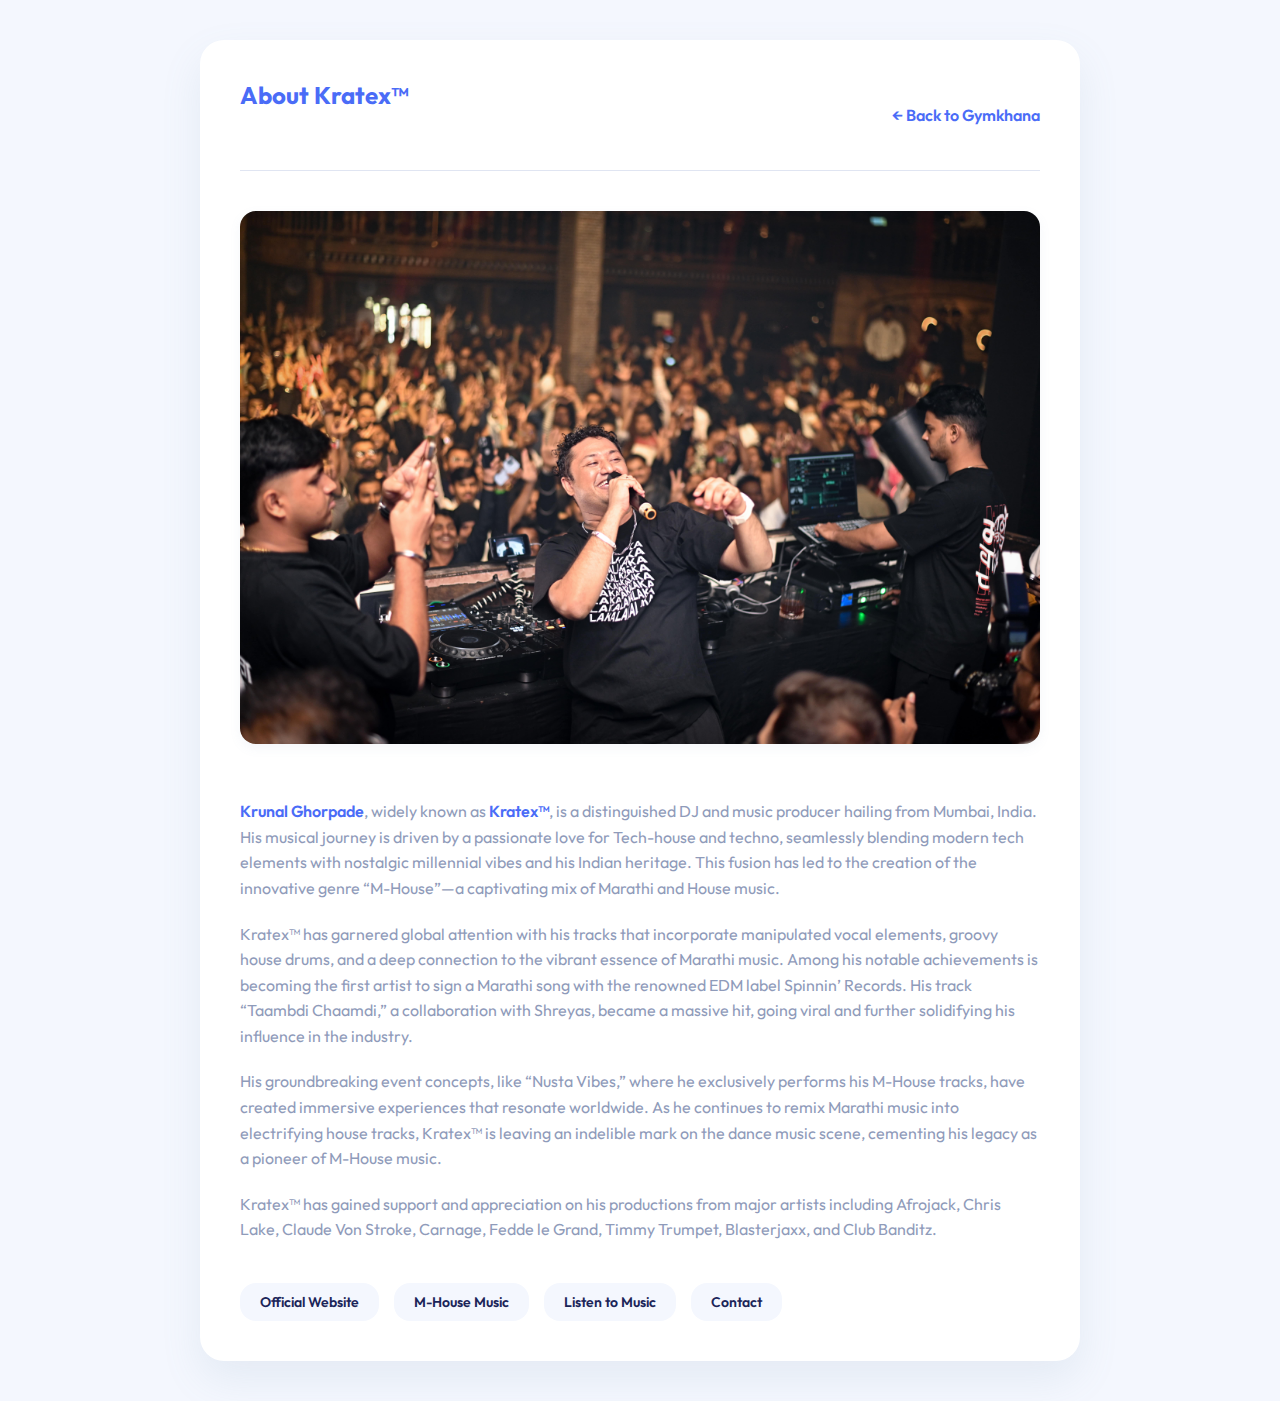
<file: about.html>
<!DOCTYPE html>
<html lang="en">

<head>
    <meta charset="UTF-8">
    <meta name="viewport" content="width=device-width, initial-scale=1.0">
    <title>About Kratex™</title>
    <link rel="stylesheet" href="style.css">
    <style>
        body {
            display: block;
            padding: 40px 20px;
        }

        .about-container {
            max-width: 800px;
            margin: 0 auto;
            background: var(--color-card-bg);
            border-radius: var(--radius-l);
            padding: 40px;
            box-shadow: var(--shadow-card);
        }

        .header-section {
            display: flex;
            align-items: center;
            justify-content: space-between;
            margin-bottom: 40px;
            border-bottom: 1px solid var(--color-border);
            padding-bottom: 20px;
        }

        .back-link {
            text-decoration: none;
            color: var(--color-primary);
            font-weight: 600;
            display: flex;
            align-items: center;
            gap: 5px;
        }

        .bio-text {
            font-size: 16px;
            line-height: 1.8;
            color: var(--color-text-main);
        }

        .bio-text p {
            margin-bottom: 20px;
        }

        .highlight {
            color: var(--color-primary);
            font-weight: 600;
        }

        .social-links {
            margin-top: 40px;
            display: flex;
            gap: 15px;
            flex-wrap: wrap;
        }

        .social-btn {
            padding: 10px 20px;
            border-radius: var(--radius-m);
            background: var(--color-input-bg);
            color: var(--color-text-main);
            text-decoration: none;
            font-weight: 600;
            font-size: 14px;
            transition: all 0.2s;
        }

        .social-btn:hover {
            background: var(--color-primary);
            color: white;
        }
    </style>
</head>

<body>

    <div class="about-container">
        <div class="header-section">
            <h1>About Kratex™</h1>
            <a href="index.html" class="back-link">← Back to Gymkhana</a>
        </div>

        <div class="bio-text">
            <img src="images/hero min.jpg" alt="Kratex Hero Image"
                style="width: 100%; border-radius: var(--radius-m); margin-bottom: 30px; box-shadow: var(--shadow-sm);">

            <p><span class="highlight">Krunal Ghorpade</span>, widely known as <span class="highlight">Kratex™</span>,
                is a distinguished DJ and music producer hailing from Mumbai, India. His musical journey is driven by a
                passionate love for Tech-house and techno, seamlessly blending modern tech elements with nostalgic
                millennial vibes and his Indian heritage. This fusion has led to the creation of the innovative genre
                “M-House”—a captivating mix of Marathi and House music.</p>

            <p>Kratex™ has garnered global attention with his tracks that incorporate manipulated vocal elements, groovy
                house drums, and a deep connection to the vibrant essence of Marathi music. Among his notable
                achievements is becoming the first artist to sign a Marathi song with the renowned EDM label Spinnin’
                Records. His track “Taambdi Chaamdi,” a collaboration with Shreyas, became a massive hit, going viral
                and further solidifying his influence in the industry.</p>

            <p>His groundbreaking event concepts, like “Nusta Vibes,” where he exclusively performs his M-House tracks,
                have created immersive experiences that resonate worldwide. As he continues to remix Marathi music into
                electrifying house tracks, Kratex™ is leaving an indelible mark on the dance music scene, cementing his
                legacy as a pioneer of M-House music.</p>

            <p>Kratex™ has gained support and appreciation on his productions from major artists including Afrojack,
                Chris Lake, Claude Von Stroke, Carnage, Fedde le Grand, Timmy Trumpet, Blasterjaxx, and Club Banditz.
            </p>
        </div>

        <div class="social-links">
            <a href="https://kratex.in" target="_blank" class="social-btn">Official Website</a>
            <a href="https://mhousemusic.com" target="_blank" class="social-btn">M-House Music</a>
            <a href="https://linktr.ee/kratexmusic" target="_blank" class="social-btn">Listen to Music</a>
            <a href="mailto:contact@kratex.in" class="social-btn">Contact</a>
        </div>
    </div>

    <script>
        // Basic Theme Init to match system
        const savedTheme = localStorage.getItem('kratexTheme') || 'light';
        document.documentElement.setAttribute('data-theme', savedTheme);
    </script>
</body>

</html>
</file>
<file: style.css>
/* --- 🎨 Modern Premium UI Theme --- */

@import url('https://fonts.googleapis.com/css2?family=Outfit:wght@300;400;500;600;700&display=swap');

:root {
    /* Light Mode (Default) */
    --color-primary: #4A6CF7;
    --color-primary-dark: #3a5bd9;
    --color-secondary: #854AF7;
    --color-background: #F4F7FE;
    --color-card-bg: #FFFFFF;
    --color-text-main: #1b2559;
    --color-text-muted: #8F9BBA;
    --color-border: #E0E5F2;
    --color-success: #05CD99;
    --color-warning: #FFB547;
    --color-danger: #EE5D50;
    --color-input-bg: #F4F7FE;
    --color-bg-secondary: #E6EEFA;
    /* Slightly darker than bg for contrast items */
    --color-progress-bg: #E9EDF7;

    /* Effects */
    --shadow-card: 0px 18px 40px rgba(112, 144, 176, 0.12);
    --shadow-hover: 0px 22px 45px rgba(112, 144, 176, 0.18);
    --shadow-sm: 0px 4px 12px rgba(112, 144, 176, 0.08);
    --radius-l: 24px;
    --radius-m: 16px;
    --radius-s: 10px;

    /* Transition */
    --transition-fast: 0.2s ease;

    --font-main: 'Outfit', sans-serif;
}

[data-theme="dark"] {
    --color-background: #0f1115;
    /* Deep Slate/Black */
    --color-card-bg: #1b1d22;
    /* Lighter Slate */
    --color-text-main: #FFFFFF;
    --color-text-muted: #9CA3AF;
    --color-border: #2D3748;
    --color-input-bg: #27282d;
    /* Contrast for inputs */
    --color-bg-secondary: #27282d;
    --color-progress-bg: #374151;
    --shadow-card: none;
    --shadow-hover: none;
    --shadow-sm: 0px 4px 12px rgba(0, 0, 0, 0.5);
}

body {
    font-family: var(--font-main);
    background-color: var(--color-background);
    color: var(--color-text-main);
    margin: 0;
    padding: 0;
    display: flex;
    min-height: 100vh;
    overflow-x: hidden;
    transition: background-color 0.3s, color 0.3s;
}

/* --- Controls --- */
.theme-switch-wrapper {
    display: flex;
    align-items: center;
    cursor: pointer;
}

.theme-switch {
    display: inline-block;
    height: 24px;
    position: relative;
    width: 48px;
}

.theme-switch input {
    display: none;
}

.slider {
    background-color: #ccc;
    bottom: 0;
    cursor: pointer;
    left: 0;
    position: absolute;
    right: 0;
    top: 0;
    transition: .4s;
    border-radius: 34px;
}

.slider:before {
    background-color: white;
    bottom: 4px;
    content: "";
    height: 16px;
    left: 4px;
    position: absolute;
    transition: .4s;
    width: 16px;
    border-radius: 50%;
}

input:checked+.slider {
    background-color: var(--color-primary);
}

input:checked+.slider:before {
    transform: translateX(24px);
}

/* Range Slider */
input[type=range] {
    -webkit-appearance: none;
    appearance: none;
    width: 100%;
    background: transparent;
    border: none;
    padding: 0;
}

input[type=range]::-webkit-slider-thumb {
    -webkit-appearance: none;
    appearance: none;
    height: 20px;
    width: 20px;
    border-radius: 50%;
    background: var(--color-primary);
    cursor: pointer;
    margin-top: -8px;
    box-shadow: 0 0 5px rgba(0, 0, 0, 0.2);
}

input[type=range]::-webkit-slider-runnable-track {
    width: 100%;
    height: 4px;
    cursor: pointer;
    background: var(--color-border);
    border-radius: 2px;
}

/* File Upload */
.file-upload-wrapper {
    position: relative;
    width: 100%;
    height: 100px;
    border: 2px dashed var(--color-border);
    border-radius: var(--radius-m);
    display: flex;
    flex-direction: column;
    align-items: center;
    justify-content: center;
    cursor: pointer;
    transition: var(--transition-fast);
    background-color: var(--color-input-bg);
}

.file-upload-wrapper:hover {
    border-color: var(--color-primary);
    background-color: rgba(74, 108, 247, 0.05);
}

.file-upload-text {
    color: var(--color-text-muted);
    font-size: 13px;
    pointer-events: none;
}

/* Radio Group */
.radio-group {
    display: flex;
    gap: 10px;
}

.radio-option {
    flex: 1;
    position: relative;
}

.radio-option input {
    position: absolute;
    opacity: 0;
    cursor: pointer;
    height: 0;
    width: 0;
}

.radio-label {
    display: flex;
    align-items: center;
    justify-content: center;
    padding: 10px;
    border: 1px solid var(--color-border);
    border-radius: var(--radius-s);
    cursor: pointer;
    transition: var(--transition-fast);
    font-size: 13px;
    font-weight: 500;
    color: var(--color-text-muted);
}

.radio-option input:checked~.radio-label {
    background-color: var(--color-primary);
    color: white;
    border-color: var(--color-primary);
}

/* Close Button */
.close-modal-btn {
    background: none;
    border: none;
    color: var(--color-text-muted);
    font-size: 24px;
    cursor: pointer;
    position: absolute;
    top: 20px;
    right: 20px;
    transition: color 0.2s;
}

.close-modal-btn:hover {
    color: var(--color-danger);
}


/* --- Layout --- */
#sidebar {
    width: 280px;
    background-color: var(--color-card-bg);
    padding: 30px 20px;
    display: flex;
    flex-direction: column;
    border-right: none;
    box-shadow: 4px 0 30px rgba(0, 0, 0, 0.02);
    z-index: 10;
}

#dashboard-main {
    flex-grow: 1;
    padding: 40px;
    overflow-y: auto;
}

/* --- Typography --- */
h1,
h2,
h3,
h4 {
    margin: 0;
    font-weight: 700;
}

h1 {
    font-size: 24px;
    color: var(--color-primary);
    margin-bottom: 40px;
    display: flex;
    align-items: center;
    gap: 10px;
}

h2 {
    font-size: 28px;
    margin-bottom: 10px;
}

p {
    line-height: 1.6;
    color: var(--color-text-muted);
}

/* --- Components --- */
.card-panel {
    background: var(--color-card-bg);
    border-radius: var(--radius-l);
    padding: 30px;
    box-shadow: var(--shadow-card);
    transition: var(--transition-fast);
    border: 1px solid transparent;
    /* Removed white border for better dark mode */
}

.card-panel:hover {
    box-shadow: var(--shadow-hover);
    transform: translateY(-2px);
}

/* Buttons */
.btn-primary {
    background: linear-gradient(135deg, var(--color-primary) 0%, var(--color-secondary) 100%);
    color: white;
    border: none;
    padding: 14px 28px;
    border-radius: var(--radius-m);
    font-weight: 600;
    font-size: 14px;
    cursor: pointer;
    box-shadow: 0 10px 20px rgba(74, 108, 247, 0.25);
    transition: var(--transition-fast);
    text-transform: uppercase;
    letter-spacing: 0.5px;
    width: auto;
    display: inline-flex;
    justify-content: center;
    align-items: center;
}

.btn-primary:hover {
    box-shadow: 0 15px 30px rgba(74, 108, 247, 0.35);
    transform: translateY(-2px);
}

.btn-primary:disabled {
    background: var(--color-text-muted);
    box-shadow: none;
    cursor: not-allowed;
    transform: none;
}

.btn-secondary {
    background: transparent;
    color: var(--color-primary);
    border: 2px solid rgba(74, 108, 247, 0.1);
    padding: 12px 24px;
    border-radius: var(--radius-m);
    font-weight: 600;
    cursor: pointer;
    transition: var(--transition-fast);
}

.btn-secondary:hover {
    background: rgba(74, 108, 247, 0.05);
    border-color: var(--color-primary);
}

/* Sidebar Menu */
.menu-item {
    display: flex;
    align-items: center;
    padding: 15px 20px;
    border-radius: var(--radius-m);
    color: var(--color-text-muted);
    font-weight: 500;
    margin-bottom: 10px;
    cursor: pointer;
    transition: var(--transition-fast);
}

.menu-item.active {
    background-color: var(--color-primary);
    color: white;
    box-shadow: var(--shadow-sm);
}

.menu-item:hover:not(.active) {
    background-color: var(--color-input-bg);
    color: var(--color-primary);
}

/* Dashboard Grid */
.dashboard-grid {
    display: grid;
    grid-template-columns: repeat(12, 1fr);
    grid-gap: 30px;
}

/* Panels Layout */
#daily-challenge {
    grid-column: span 8;
}

#progress-stats-container {
    grid-column: span 12;
    display: grid;
    grid-template-columns: repeat(3, 1fr);
    gap: 30px;
    margin-bottom: 30px;
}

#streak-lockout {
    grid-column: span 4;
}

/* Stat Boxes */
.stat-box {
    background: var(--color-card-bg);
    border-radius: var(--radius-l);
    padding: 25px;
    box-shadow: var(--shadow-sm);
    display: flex;
    flex-direction: column;
    justify-content: center;
    align-items: center;
    text-align: center;
    position: relative;
    overflow: hidden;
}

.stat-box::before {
    content: '';
    position: absolute;
    top: 0;
    left: 0;
    width: 100%;
    height: 5px;
    background: linear-gradient(90deg, var(--color-primary), var(--color-secondary));
}

.stat-box h3 {
    font-size: 36px;
    color: var(--color-text-main);
    margin: 10px 0 0 0;
}

.stat-box p {
    font-size: 13px;
    font-weight: 500;
    text-transform: uppercase;
    letter-spacing: 1px;
    color: var(--color-text-muted);
}

/* Challenge Section */
#daily-challenge h2 {
    color: var(--color-primary);
    font-size: 24px;
    margin-bottom: 5px;
}

.challenge-highlight-box {
    background: var(--color-input-bg);
    /* Fixed: Use variable */
    border-radius: var(--radius-m);
    padding: 20px;
    display: grid;
    grid-template-columns: 1fr 1fr;
    gap: 20px;
    margin: 20px 0;
}

.challenge-label {
    font-size: 11px;
    text-transform: uppercase;
    color: var(--color-text-muted);
    font-weight: 600;
    margin-bottom: 5px;
    display: block;
}

.challenge-value {
    color: var(--color-text-main);
    font-weight: 600;
    font-size: 15px;
}

/* User Profile in Sidebar */
.user-profile-section {
    background: var(--color-bg-secondary);
    /* Fixed: Use variable */
    border-radius: var(--radius-m);
    padding: 20px;
    margin-bottom: 30px;
    text-align: center;
}

.user-avatar {
    width: 60px;
    height: 60px;
    background: var(--color-card-bg);
    border-radius: 50%;
    margin: 0 auto 10px auto;
    display: flex;
    align-items: center;
    justify-content: center;
    font-size: 24px;
    box-shadow: var(--shadow-sm);
    color: var(--color-primary);
}

/* Info Box Secondary */
.info-box-secondary {
    background: var(--color-bg-secondary);
}

/* Progress Bar */
.progress-container {
    background: var(--color-progress-bg);
    /* Fixed: Use variable */
    border-radius: 10px;
    height: 10px;
    width: 100%;
    overflow: hidden;
    margin-top: 15px;
}

#progress-bar {
    height: 100%;
    background: linear-gradient(90deg, var(--color-primary), var(--color-secondary));
    border-radius: 10px;
    transition: width 0.5s cubic-bezier(0.4, 0, 0.2, 1);
}

/* Analytics & Charts */
.chart-container {
    display: flex;
    align-items: flex-end;
    justify-content: space-between;
    height: 200px;
    width: 100%;
    padding-top: 20px;
}

.chart-column {
    display: flex;
    flex-direction: column;
    align-items: center;
    justify-content: flex-end;
    width: 15%;
    height: 100%;
}

.chart-bar {
    width: 100%;
    background: var(--color-primary);
    border-radius: 6px 6px 0 0;
    min-height: 4px;
    /* Ensure visibility for 0 */
    transition: height 0.5s ease;
    opacity: 0.8;
}

.chart-bar:hover {
    opacity: 1;
    background: var(--color-secondary);
}

.chart-label {
    margin-top: 10px;
    font-size: 12px;
    color: var(--color-text-muted);
    font-weight: 600;
}

.chart-value {
    margin-bottom: 5px;
    font-size: 12px;
    font-weight: 700;
    color: var(--color-text-main);
}

.insight-item {
    padding: 15px;
    border-bottom: 1px solid var(--color-border);
    display: flex;
    flex-direction: column;
    gap: 5px;
}

.insight-item:last-child {
    border-bottom: none;
}

/* Modals */
.nb-modal-backdrop {
    background-color: rgba(27, 37, 89, 0.4);
    /* Dark blue tint */
    backdrop-filter: blur(5px);
}

.nb-modal-content {
    background-color: var(--color-card-bg);
    border-radius: var(--radius-l);
    box-shadow: var(--shadow-card);
    border: none;
    max-width: 500px;
    width: 90%;
    animation: slideUp 0.3s ease-out;
}

@keyframes slideUp {
    from {
        transform: translateY(30px);
        opacity: 0;
    }

    to {
        transform: translateY(0);
        opacity: 1;
    }
}

input,
select,
textarea {
    background: var(--color-input-bg);
    /* Fixed: Use variable */
    border: 1px solid transparent;
    border-radius: var(--radius-m);
    padding: 15px;
    color: var(--color-text-main);
    font-family: var(--font-main);
    font-size: 14px;
    width: 100%;
    box-sizing: border-box;
    transition: all 0.2s;
}

input:focus,
select:focus,
textarea:focus {
    background: var(--color-card-bg);
    /* Use variable for focus */
    border-color: var(--color-primary);
    outline: none;
    box-shadow: 0 0 0 4px rgba(74, 108, 247, 0.1);
}

/* Form Styles */
label {
    font-size: 12px;
    font-weight: 600;
    color: var(--color-text-main);
    margin-bottom: 8px;
    display: block;
    text-transform: uppercase;
}

/* Custom Scrollbar */
::-webkit-scrollbar {
    width: 8px;
}

::-webkit-scrollbar-track {
    background: transparent;
}

::-webkit-scrollbar-thumb {
    background: #CBD5E0;
    border-radius: 4px;
}

::-webkit-scrollbar-thumb:hover {
    background: #A0AEC0;
}

/* Mobile Responsive (App Mode) */
@media (max-width: 900px) {
    body {
        flex-direction: column;
    }

    #sidebar {
        display: none !important;
    }

    #dashboard-main {
        padding: 15px 15px 90px 15px;
        /* Bottom padding for nav */
        width: 100%;
        box-sizing: border-box;
        overflow-x: hidden;
    }

    /* Sticky, Blurred Header */
    #dashboard-header {
        position: sticky;
        top: 0;
        z-index: 900;
        background: rgba(var(--color-background), 0.95);
        /* Fallback if var not RGB */
        background: var(--color-background);
        /* Solid fallback */
        margin: -15px -15px 20px -15px;
        padding: 15px;
        box-shadow: 0 4px 20px rgba(0, 0, 0, 0.03);
        display: flex;
        align-items: center;
        justify-content: space-between;
    }

    /* Force simple stacking layout */
    .dashboard-grid {
        display: flex;
        flex-direction: column;
        gap: 20px;
    }

    /* All grid items logic reset */
    .dashboard-grid>div,
    .dashboard-grid>section,
    .card-panel {
        width: 100% !important;
        max-width: 100% !important;
        margin: 0 !important;
        grid-column: unset !important;
    }

    /* Stats Specifics: 2x2 Grid fits mobile well */
    #progress-stats-container {
        display: grid;
        grid-template-columns: 1fr 1fr;
        gap: 15px;
        margin-bottom: 0 !important;
    }

    /* Streak box spans full width in the 2x2 grid */
    #progress-stats-container .stat-box:last-child {
        grid-column: span 2;
    }

    /* Make stat boxes compact */
    .stat-box {
        padding: 15px;
    }

    .stat-box h3 {
        font-size: 28px;
    }

    /* Bottom Navigation Bar */
    #mobile-bottom-nav {
        display: flex;
        /* Show it */
        justify-content: space-around;
        align-items: center;
        position: fixed;
        bottom: 0;
        left: 0;
        width: 100%;
        height: 65px;
        background: var(--color-card-bg);
        box-shadow: 0 -5px 20px rgba(0, 0, 0, 0.05);
        /* Premium shadow */
        z-index: 1000;
        padding-bottom: env(safe-area-inset-bottom);
        border-top: 1px solid var(--color-border);
    }

    .mobile-nav-item {
        display: flex;
        flex-direction: column;
        align-items: center;
        justify-content: center;
        gap: 4px;
        color: var(--color-text-muted);
        font-size: 10px;
        font-weight: 600;
        width: 100%;
        height: 100%;
        cursor: pointer;
    }

    .mobile-nav-active,
    .mobile-nav-item.active {
        color: var(--color-primary);
    }

    .mobile-nav-icon {
        font-size: 20px;
    }

    /* Modal Mobile Adjustments */
    .nb-modal-content {
        width: 95%;
        max-height: 90vh;
        overflow-y: auto;
        padding: 30px 20px;
        margin: 0;
        border-radius: var(--radius-l) var(--radius-l) 0 0;
        position: absolute;
        bottom: 0;
        max-width: 100%;
        animation: slideUpMobile 0.3s ease-out;
    }

    .nb-modal-backdrop {
        align-items: flex-end;
        /* Bottom sheet align */
    }

    @keyframes slideUpMobile {
        from {
            transform: translateY(100%);
        }

        to {
            transform: translateY(0);
        }
    }
}

/* Default Mobile Nav Hidden */
#mobile-bottom-nav {
    display: none;
}
</file>
